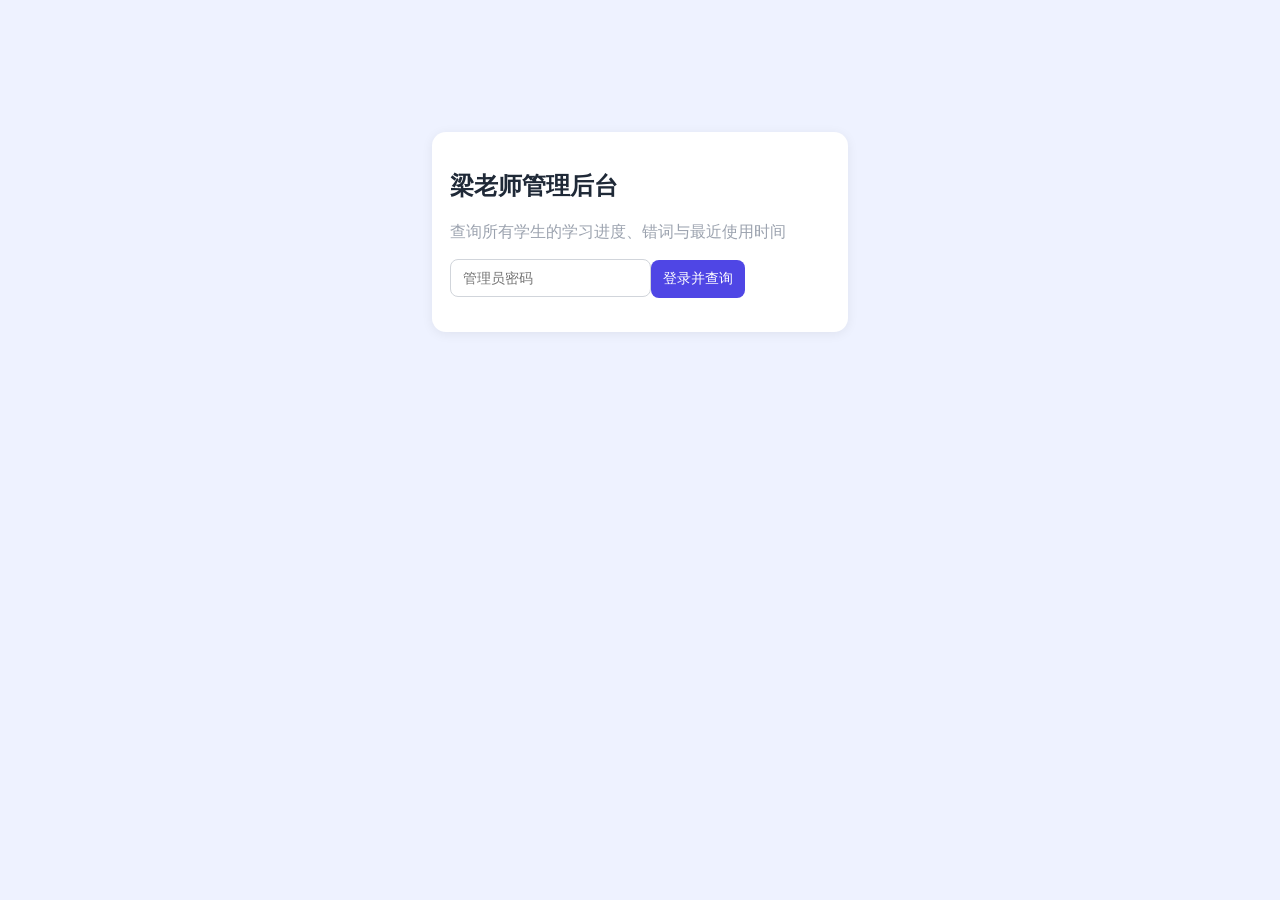
<file: admin.html>
<!doctype html><html lang="zh-CN"><head><meta charset="utf-8"><meta name="viewport" content="width=device-width,initial-scale=1"><title>学习数据后台</title>
<style>body{font-family:-apple-system,BlinkMacSystemFont,"PingFang SC",sans-serif;background:#eef2ff;margin:0;color:#1f2937}.wrap{max-width:1100px;margin:auto;padding:24px}.card{background:#fff;border-radius:14px;padding:18px;margin-bottom:16px;box-shadow:0 2px 12px #0001}.login{max-width:380px;margin:12vh auto}input,button,select{padding:10px 12px;border:1px solid #d1d5db;border-radius:8px;font-size:14px}button{background:#4f46e5;color:#fff;border:0;cursor:pointer}.tools{display:flex;gap:8px;flex-wrap:wrap}.tools input{flex:1;min-width:180px}table{width:100%;border-collapse:collapse;font-size:14px}th,td{text-align:left;padding:10px;border-bottom:1px solid #eee}th{color:#6b7280}.num{font-weight:700;color:#4f46e5}.muted{color:#9ca3af}.detail{max-width:360px;font-size:12px}.error{color:#dc2626}@media(max-width:700px){table{display:block;overflow:auto}.wrap{padding:12px}}</style><link rel="stylesheet" href="pk.css">
</head>
<body><div class="wrap"><div id="login" class="card login"><h2>梁老师管理后台</h2><p class="muted">查询所有学生的学习进度、错词与最近使用时间</p><input id="password" type="password" placeholder="管理员密码"><button onclick="loadData()">登录并查询</button><p id="error" class="error"></p></div>
<main id="main" hidden><div class="card"><h2>新增学生账号</h2><p class="muted">填写学生信息和初始密码，创建后即可在学习网址登录。已有账号不会被覆盖。</p><form id="create-student-form"><div class="tools"><label>学生姓名<br><input name="studentName" required maxlength="40" placeholder="例如：李同学"></label><label>班级<br><input name="studentClass" maxlength="60" placeholder="例如：新思维 4A 周六班"></label><label>登录账号<br><input name="studentAccount" required minlength="2" maxlength="40" autocomplete="off" placeholder="例如：li2026"></label><label>初始密码<br><input name="studentPassword" type="password" required minlength="8" maxlength="128" autocomplete="new-password" placeholder="至少8位"></label><label>再次输入密码<br><input name="confirmPassword" type="password" required minlength="8" maxlength="128" autocomplete="new-password" placeholder="再输入一次"></label></div><p><button type="submit">创建学生账号</button></p><p id="create-student-status" role="status" aria-live="polite"></p></form></div><div class="card"><h2>学生学习数据</h2><div class="tools"><input id="search" placeholder="搜索姓名、账号或班级" oninput="render()"><select id="book" onchange="render()"><option value="">全部词书</option></select><button onclick="loadData()">刷新</button><button onclick="exportCsv()">导出 CSV</button></div></div><div class="card"><p id="sync-feedback" role="status"></p><div id="summary"></div><div style="overflow:auto"><table><thead><tr><th>学生</th><th>班级</th><th>完成/学习单元</th><th>平均正确率</th><th>错词</th><th>奖杯</th><th>最后学习</th><th>详细进度</th></tr></thead><tbody id="rows"></tbody></table></div></div></main></div>
<script>var API=localStorage.getItem('love_words_api')||'https://vocab-progress.caesarlyq.workers.dev',data=[];var BOOKS={shanghai_2027:'2027上海考纲',toefl_junior:'小托福',nce1_upper:'新概念一上',nce1_lower:'新概念一下',nce1_irregular:'新概念一不规则动词',nce2_irregular:'新概念二不规则动词'};function esc(s){return String(s==null?'':s).replace(/[&<>"']/g,function(c){return{'&':'&amp;','<':'&lt;','>':'&gt;','"':'&quot;',"'":'&#39;'}[c]})}async function loadData(){
var input=document.getElementById('password'), errorBox=document.getElementById('error'), feedback=document.getElementById('sync-feedback');
var p=input.value||sessionStorage.getItem('admin_pwd');
if(!p){errorBox.textContent='请先输入管理员密码。';return;}
if(window.adminLoading)return;
window.adminLoading=true;errorBox.textContent='正在验证并读取学生记录…';
var controller=new AbortController(),timer=setTimeout(function(){controller.abort()},20000);
try{
 var r=await fetch(API+'/admin/students',{cache:'no-store',signal:controller.signal,headers:{'X-Admin-Password':p}});
 if(r.status===401||r.status===403)throw Error('管理员密码验证未通过（HTTP '+r.status+'）。请使用此后台的管理员密码；如已忘记，需在 Cloudflare 重设 ADMIN_PASSWORD。');
 if(!r.ok)throw Error('同步服务暂时异常（HTTP '+r.status+'），不是密码错误，请联系梁老师检查服务。');
 var result=await r.json();if(!Array.isArray(result.students))throw Error('服务返回的数据格式不正确，请联系维护人员。');
 data=result.students;sessionStorage.setItem('admin_pwd',p);
 document.getElementById('login').hidden=true;document.getElementById('main').hidden=false;
 var ids=new Set;data.forEach(function(s){Object.keys((s.learning||{}).progress||{}).forEach(function(x){ids.add(x)})});
 document.getElementById('book').innerHTML='<option value="">全部词书</option>'+[...ids].map(function(x){return'<option value="'+esc(x)+'">'+esc(BOOKS[x]||x)+'</option>'}).join('');
 render();errorBox.textContent='';feedback.textContent='已刷新云端记录：'+new Date().toLocaleString()+'。旧版记录需学生在原设备刷新网页、重新登录后补传。';
}catch(e){
 var message=e.name==='AbortError'?'连接超时（20秒）。请检查网络后重试。':e instanceof TypeError?'无法连接同步服务。请检查网络连接后重试。':e.message;
 errorBox.textContent=message;feedback.textContent='刷新失败：'+message+' 当前表格可能是上次的记录。';
}finally{clearTimeout(timer);window.adminLoading=false;}
}function stats(s){var learning=s.learning||{},progress=learning.progress||{},filter=book.value,books=filter?{[filter]:progress[filter]||{}}:progress,units=[];Object.keys(books).forEach(function(id){Object.values(books[id]||{}).forEach(function(u){units.push(u)})});return{done:units.filter(function(u){return u.done}).length,started:units.length,avg:units.length?Math.round(units.reduce(function(n,u){return n+(Number(u.pct)||0)},0)/units.length):0,wrong:Object.keys(learning.wrongBank||learning.wrong_bank||{}).length,trophies:learning.trophies||0,last:learning.lastSeen||learning.last_seen,progress:books}}function render(){var q=search.value.trim().toLowerCase(),shown=data.filter(function(s){return(s.name+' '+s.account+' '+s.cls).toLowerCase().includes(q)});summary.textContent='共 '+shown.length+' 名学生';rows.innerHTML=shown.map(function(s){var x=stats(s),detail=Object.keys(x.progress).map(function(id){var us=x.progress[id]||{},done=Object.values(us).filter(function(u){return u.done}).length;return esc(BOOKS[id]||id)+' '+done+'/'+Object.keys(us).length}).join('；');return'<tr><td><b>'+esc(s.name)+'</b><br><span class="muted">'+esc(s.account)+'</span></td><td>'+esc(s.cls)+'</td><td class="num">'+x.done+' / '+x.started+'</td><td>'+x.avg+'%</td><td>'+x.wrong+'</td><td>'+x.trophies+'</td><td>'+esc(x.last?new Date(x.last).toLocaleString():'从未')+'</td><td class="detail">'+(detail||'暂无')+'</td></tr>'}).join('')}function exportCsv(){var lines=[['姓名','账号','班级','完成单元','学习单元','平均正确率','错词数','奖杯','最后学习']];data.forEach(function(s){var x=stats(s);lines.push([s.name,s.account,s.cls,x.done,x.started,x.avg+'%',x.wrong,x.trophies,x.last||''])});var csv='\ufeff'+lines.map(function(r){return r.map(function(v){return'"'+String(v||'').replace(/"/g,'""')+'"'}).join(',')}).join('\n'),a=document.createElement('a');a.href=URL.createObjectURL(new Blob([csv],{type:'text/csv'}));a.download='学生学习数据.csv';a.click()}</script><script src="data/new-thinking.js"></script>
<script src="pk-core.js"></script>
<script src="pk-admin.js"></script>
<script src="admin-students.js"></script></body></html>
</file>
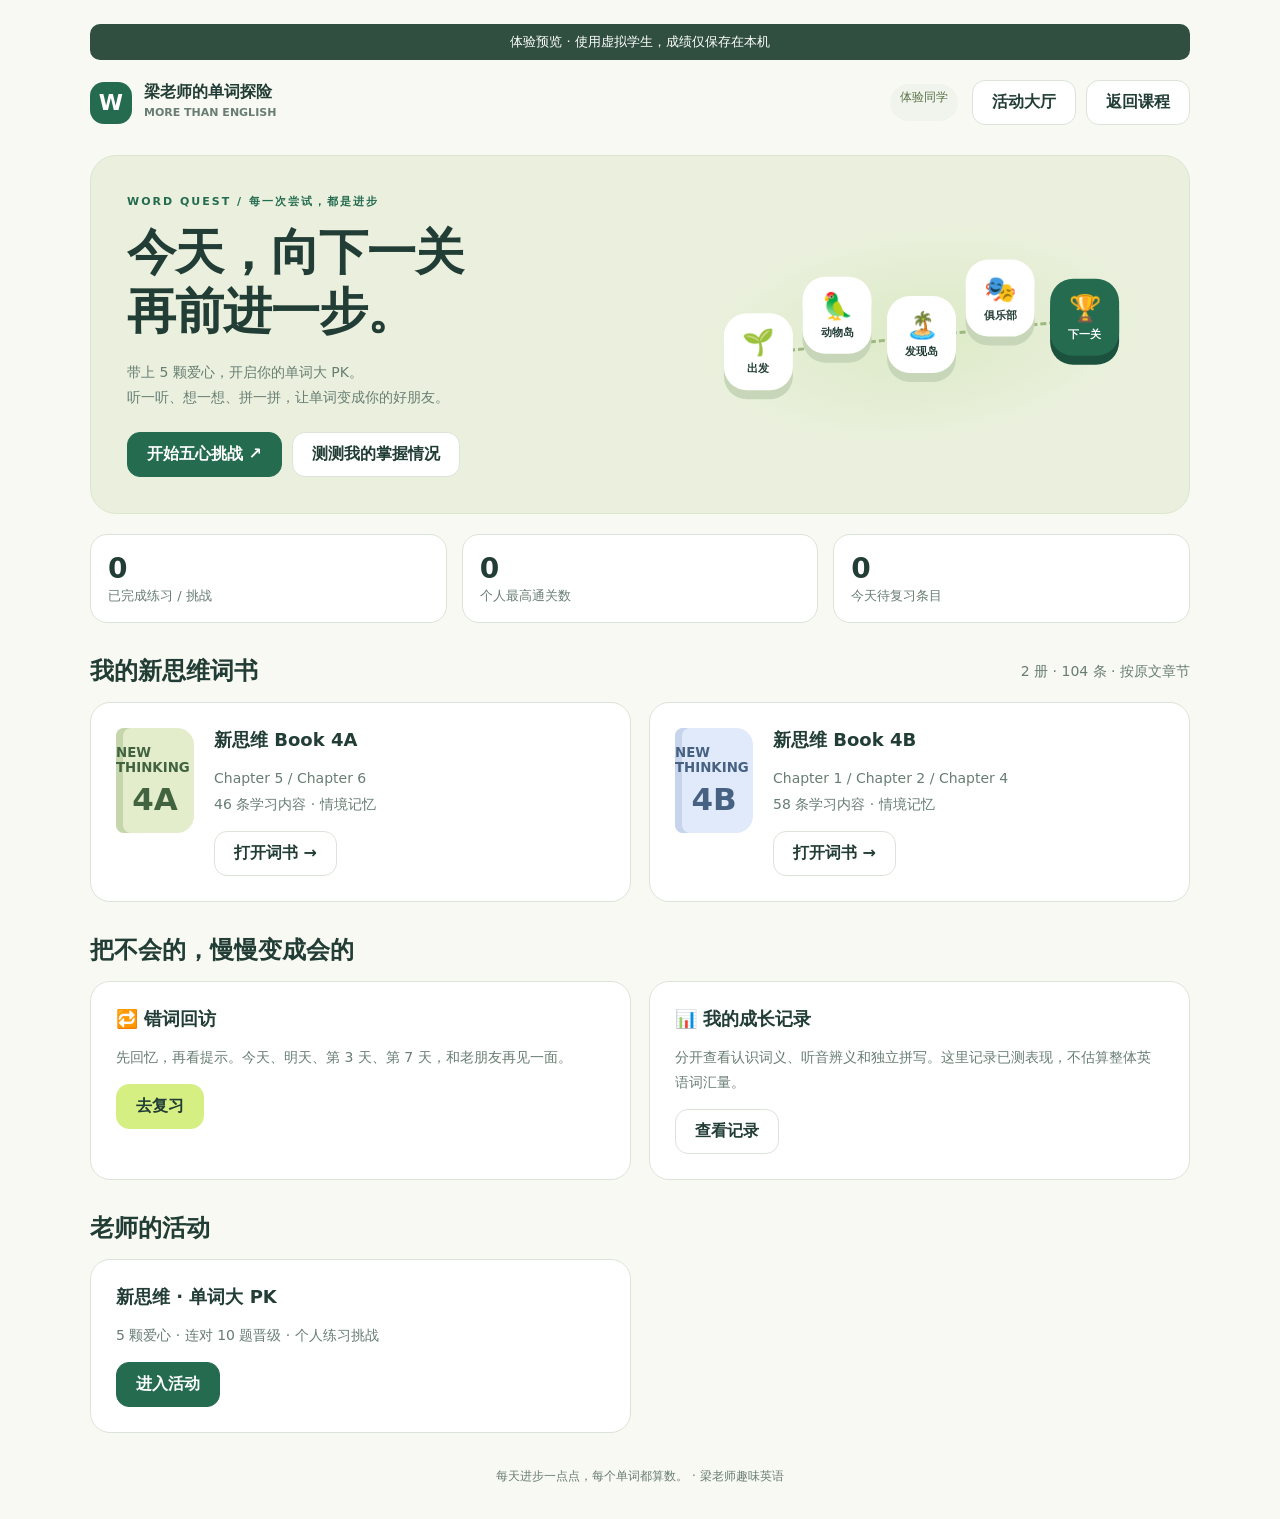
<file: pk-preview.html>
<!doctype html><html lang="zh-CN"><head><meta charset="utf-8"><meta name="viewport" content="width=device-width,initial-scale=1"><title>新思维单词大 PK · 体验预览</title><link rel="stylesheet" href="pk.css"><style>body{margin:0}</style></head><body><script>
window.PK_DEMO=true;let G={account:'preview-only',user:{name:'体验同学',progress:{}}};try{G.user.progress=JSON.parse(localStorage.getItem('pk-preview-progress')||'{}')}catch{}function saveProg(){localStorage.setItem('pk-preview-progress',JSON.stringify(G.user.progress));return Promise.resolve()}function showBooks(){PKApp.open()}function scr(id){document.querySelectorAll('.screen').forEach(e=>e.style.display=e.id===id?'block':'none')}
</script><script src="data/new-thinking.js"></script><script src="pk-core.js"></script><script src="pk-app.js"></script></body></html>
</file>
<file: pk.css>
.pk{--ink:#213d35;--muted:#687d74;--green:#246b50;--lime:#d6ef82;--cream:#f8f9f2;--line:#dce4d9;color:var(--ink);font-family:ui-rounded,"PingFang SC","Microsoft YaHei",system-ui,sans-serif;background:var(--cream);min-height:100vh;padding:24px;box-sizing:border-box}.pk *{box-sizing:border-box}.pk [hidden]{display:none!important}.pk button,.pk input,.pk select{font:inherit}.pk button,.pk a.pk-button{cursor:pointer;min-height:44px;border:1px solid var(--line);border-radius:13px;padding:11px 19px;background:#fff;color:var(--ink);font-weight:650;text-decoration:none;display:inline-flex;align-items:center;justify-content:center;gap:7px}.pk button:hover,.pk a.pk-button:hover{border-color:var(--green);transform:translateY(-1px)}.pk button:focus-visible,.pk input:focus-visible,.pk select:focus-visible{outline:3px solid #b68c37;outline-offset:3px}.pk button:disabled{opacity:.5;cursor:default;transform:none}.pk button.primary{background:var(--green);color:white;border-color:var(--green)}.pk button.soft{background:var(--lime);border-color:var(--lime)}.pk input,.pk select{background:white;border:1px solid var(--line);border-radius:10px;padding:12px;color:var(--ink);max-width:100%}.pk input[type=checkbox]{width:19px;height:19px;accent-color:var(--green)}.pk .shell{max-width:1100px;margin:auto}.pk .top{display:flex;align-items:center;justify-content:space-between;gap:14px;margin-bottom:30px;flex-wrap:wrap}.pk .brand{display:flex;align-items:center;gap:12px;font-weight:800}.pk .brand-icon{width:42px;height:42px;background:var(--green);color:#fff;border-radius:14px;display:grid;place-items:center;font-size:22px}.pk .eyebrow{font-size:11px;font-weight:800;letter-spacing:2px;color:var(--green);margin:0 0 12px}.pk .muted{color:var(--muted);font-size:14px;line-height:1.8}.pk .hero{position:relative;overflow:hidden;background:#eaf0dd;border:1px solid #dce6ce;border-radius:26px;padding:36px;display:grid;grid-template-columns:1.15fr 1fr;gap:30px;align-items:center}.pk h1{font-size:clamp(32px,4vw,49px);letter-spacing:-1px;line-height:1.2;margin:10px 0 18px}.pk h2{font-size:24px;margin:0 0 13px}.pk h3{font-size:18px;margin:0 0 12px}.pk p{line-height:1.85}.pk .actions{display:flex;gap:10px;flex-wrap:wrap;margin-top:22px}.pk .map{height:225px;position:relative;background:radial-gradient(ellipse at center,#dceac6 0,transparent 68%);display:flex;align-items:center;justify-content:center;gap:13px;transform:rotate(-6deg)}.pk .map:before{content:'';position:absolute;width:85%;height:3px;border-top:3px dashed #9eb880;top:50%;z-index:0}.pk .island{position:relative;width:69px;height:77px;border-radius:23px;background:#fff;box-shadow:0 9px 0 #c7d6b8;display:flex;flex-direction:column;align-items:center;justify-content:center;gap:4px;font-size:26px;transform:rotate(6deg)}.pk .island:nth-child(2n){top:-28px}.pk .island small{font-size:11px;font-weight:bold}.pk .island:last-child{background:var(--green);color:white;box-shadow:0 9px 0 #1c513e}.pk .section-line{display:flex;align-items:center;justify-content:space-between;margin:32px 0 15px;gap:10px;flex-wrap:wrap}.pk .section-line h2{margin:0}.pk .grid{display:grid;grid-template-columns:repeat(2,minmax(0,1fr));gap:18px}.pk .card{background:white;border:1px solid var(--line);border-radius:20px;padding:25px}.pk .book{display:grid;grid-template-columns:78px 1fr;gap:20px}.pk .cover{height:105px;border-radius:8px 17px 17px 8px;background:#e3edcc;box-shadow:inset 7px 0 #c5d6ac;display:flex;flex-direction:column;justify-content:center;align-items:center;color:#426340;font-weight:bold;gap:6px}.pk .cover.blue{background:#e1eafa;box-shadow:inset 7px 0 #c6d4ec;color:#466182}.pk .cover strong{font-size:31px}.pk .tag{display:inline-block;font-size:12px;border-radius:30px;padding:5px 10px;background:#f1f4ec;color:#587147;margin:4px 4px 4px 0}.pk .stats{display:grid;grid-template-columns:repeat(3,1fr);gap:15px;margin:20px 0}.pk .stat{border:1px solid var(--line);border-radius:17px;padding:17px;background:#fff}.pk .stat strong{font-size:28px;display:block}.pk .stat span{font-size:13px;color:var(--muted)}.pk .notice{background:#fff5db;border:1px solid #ead9a7;border-radius:13px;padding:12px 16px;font-size:13px;line-height:1.8;margin:15px 0;color:#725c2b}.pk .wide{grid-column:1/-1}.pk .choices{display:grid;grid-template-columns:1fr 1fr;gap:12px;margin-top:25px}.pk .choices button{text-align:left;justify-content:flex-start;min-height:66px}.pk .question{max-width:760px;margin:25px auto}.pk .question .card{padding:36px}.pk .word{font-size:clamp(27px,5vw,42px);margin:22px 0;line-height:1.3;overflow-wrap:anywhere;font-weight:750}.pk .feedback{border-radius:12px;padding:15px;background:#edf5e7;margin:18px 0;line-height:1.8}.pk .feedback.wrong{background:#fff0e8;color:#8b4730}.pk .meter{height:7px;border-radius:10px;background:#e2e8da;overflow:hidden;margin:14px 0}.pk .meter>div{height:100%;background:#4d8a5e}.pk .row{display:flex;align-items:center;justify-content:space-between;gap:15px;flex-wrap:wrap}.pk .hearts{font-size:22px;color:#bd5d54;letter-spacing:4px}.pk .spell{display:flex;gap:10px;margin-top:25px}.pk .spell input{flex:1;min-width:0;font-size:21px}.pk .checklist{display:grid;grid-template-columns:repeat(2,minmax(0,1fr));gap:8px;margin:16px 0}.pk .checklist label{display:flex;align-items:center;gap:9px;font-size:14px;padding:10px;border:1px solid var(--line);border-radius:10px}.pk .field{display:grid;gap:8px;margin:16px 0}.pk .word-list{display:grid;gap:10px}.pk .word-row{display:flex;align-items:center;justify-content:space-between;gap:12px;padding:14px;background:#fff;border:1px solid var(--line);border-radius:12px}.pk .word-row small{display:block;color:var(--muted);margin-top:4px}.pk .footer{font-size:12px;color:var(--muted);text-align:center;margin:35px 0 10px}.pk table{width:100%;border-collapse:collapse;font-size:13px}.pk th,.pk td{padding:12px;border-bottom:1px solid var(--line);text-align:left}.pk .table-scroll{overflow:auto}.pk .demo{background:#304f40;color:#fff;text-align:center;padding:9px;border-radius:10px;margin-bottom:20px;font-size:13px}.pk .hint{border-left:3px solid #bacf91;padding-left:15px;color:#526347}.pk .center{text-align:center}.pk .medal{font-size:64px;margin:12px}.pk .small{font-size:12px}.pk input[type=search]{width:100%;margin:12px 0}.pk-admin{min-height:0;padding:0;background:transparent}.pk-admin .card{margin:16px 0}.pk-entry{border:0;border-radius:18px;padding:23px 28px;background:#e6f1d5;color:#245138;display:flex;justify-content:space-between;align-items:center;cursor:pointer;width:100%;text-align:left;margin-bottom:22px}.pk-entry strong{font-size:22px}.pk-entry span{display:block;font-size:13px;margin-top:6px}@media(max-width:650px){.pk{padding:15px}.pk .hero{padding:24px;grid-template-columns:1fr;gap:8px}.pk .map{height:150px}.pk .island{width:53px;height:65px;font-size:21px}.pk .grid{grid-template-columns:1fr}.pk .checklist{grid-template-columns:1fr}.pk .card{padding:20px}.pk .question .card{padding:22px}.pk .stats{gap:7px}.pk .stat{padding:12px}.pk .stat strong{font-size:23px}.pk .spell{flex-wrap:wrap}.pk .spell button{width:100%}.pk .choices{grid-template-columns:1fr}.pk .book{grid-template-columns:65px 1fr;gap:14px}.pk .top{margin-bottom:18px}}@media(prefers-reduced-motion:reduce){.pk *{scroll-behavior:auto!important;transition:none!important;transform:none!important}}
.pk .feedback{animation:pk-pop .25s ease-out}@keyframes pk-pop{from{opacity:.3;transform:translateY(7px)}to{opacity:1;transform:translateY(0)}}@media(prefers-reduced-motion:reduce){.pk .feedback{animation:none}}
</file>
